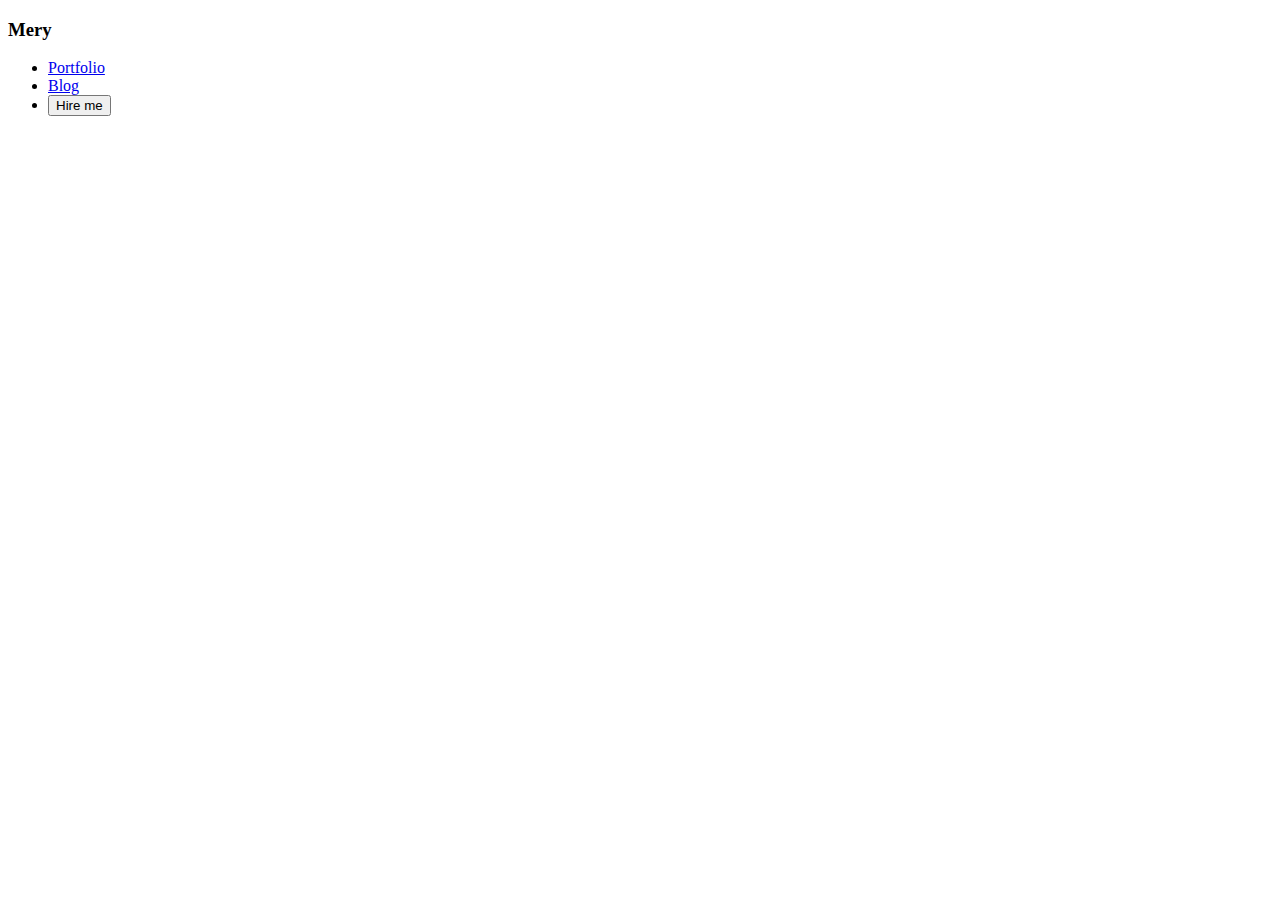
<file: banner-sec.html>
<!DOCTYPE html>
<html lang="en">
<head>
    <meta charset="UTF-8">
    <meta name="viewport" content="width=device-width, initial-scale=1.0">
    <title>Document</title>
    <style>
     
.btn-primary{
background-color:#FD6E0A ;
}
    </style>
</head>
<body>
    <header>
        <nav>
            <h3>Me<span>r</span>y</h3>
            <ul>
                <li><a href="#">Portfolio</a></li>
                <li><a href="#">Blog</a></li>
                 <li><button>Hire me</button></li>
            </ul>
        </nav>
    </header>
</body>
</html>
</file>
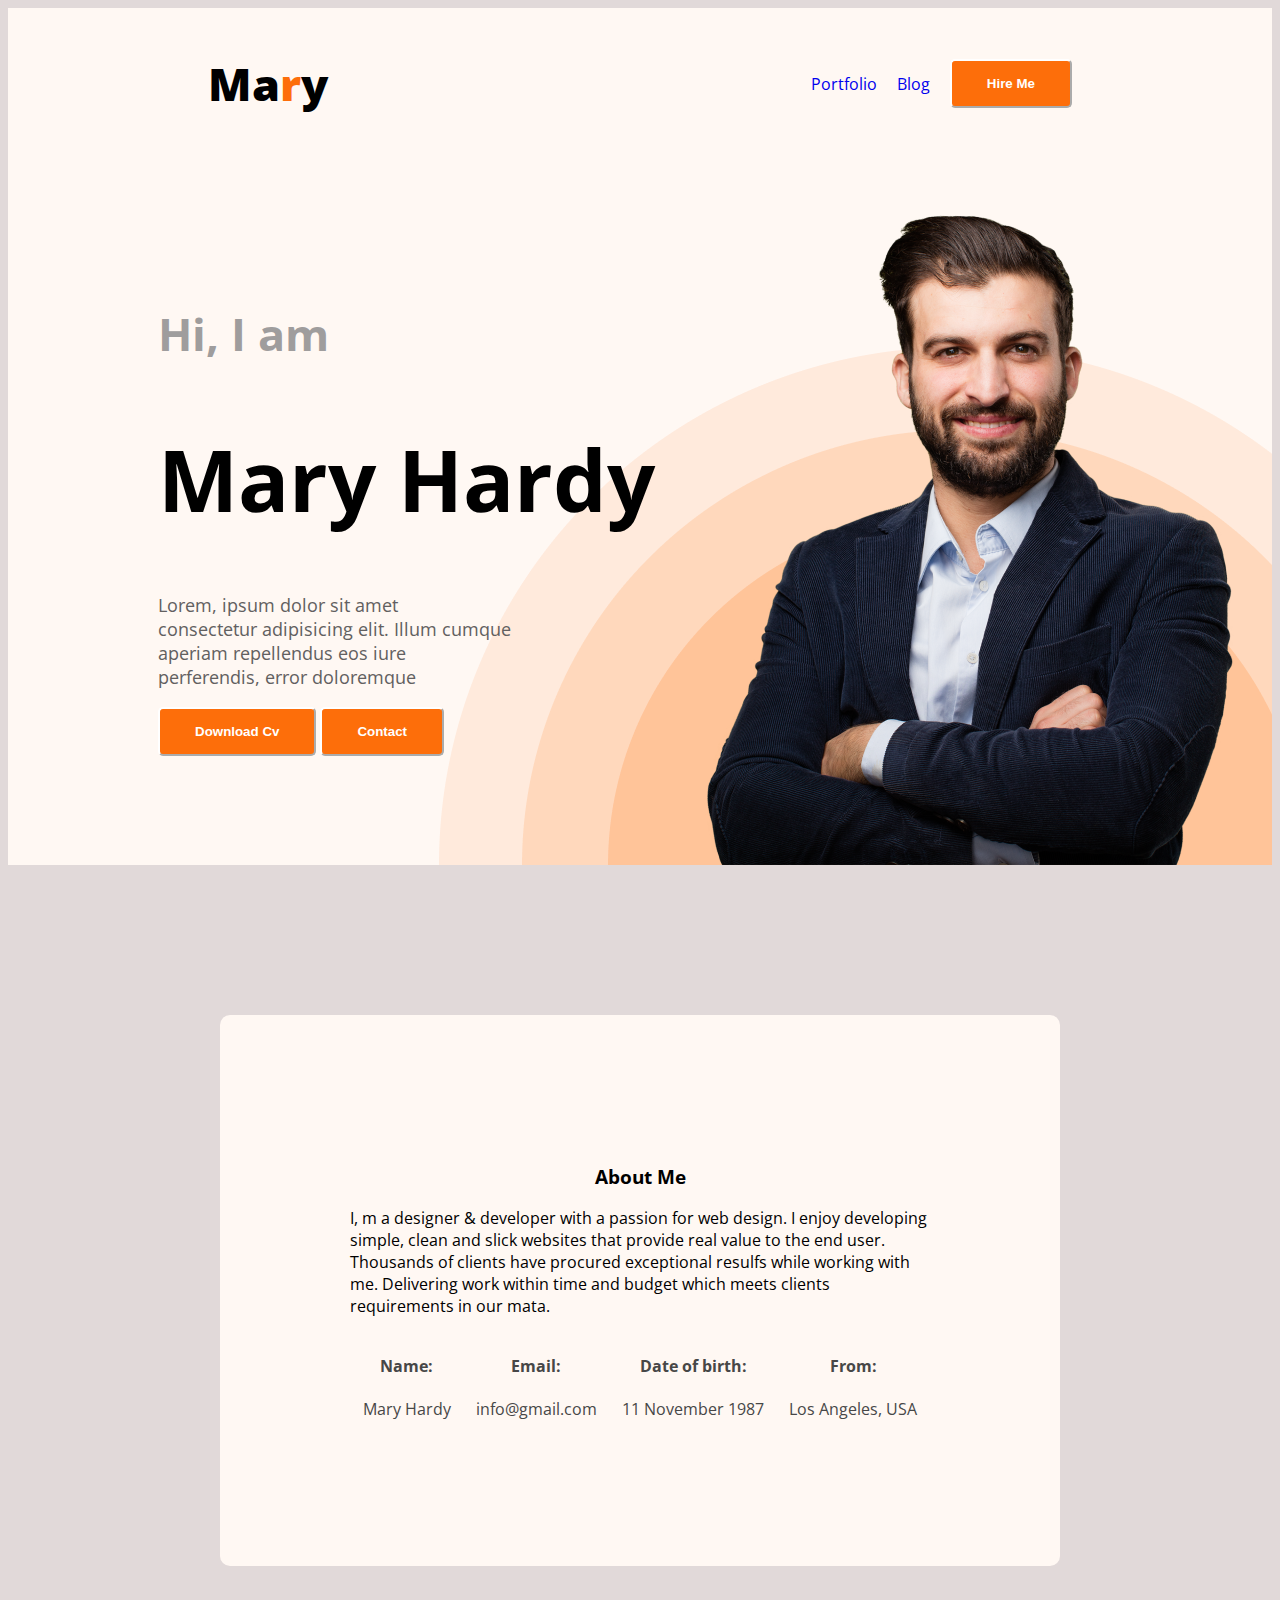
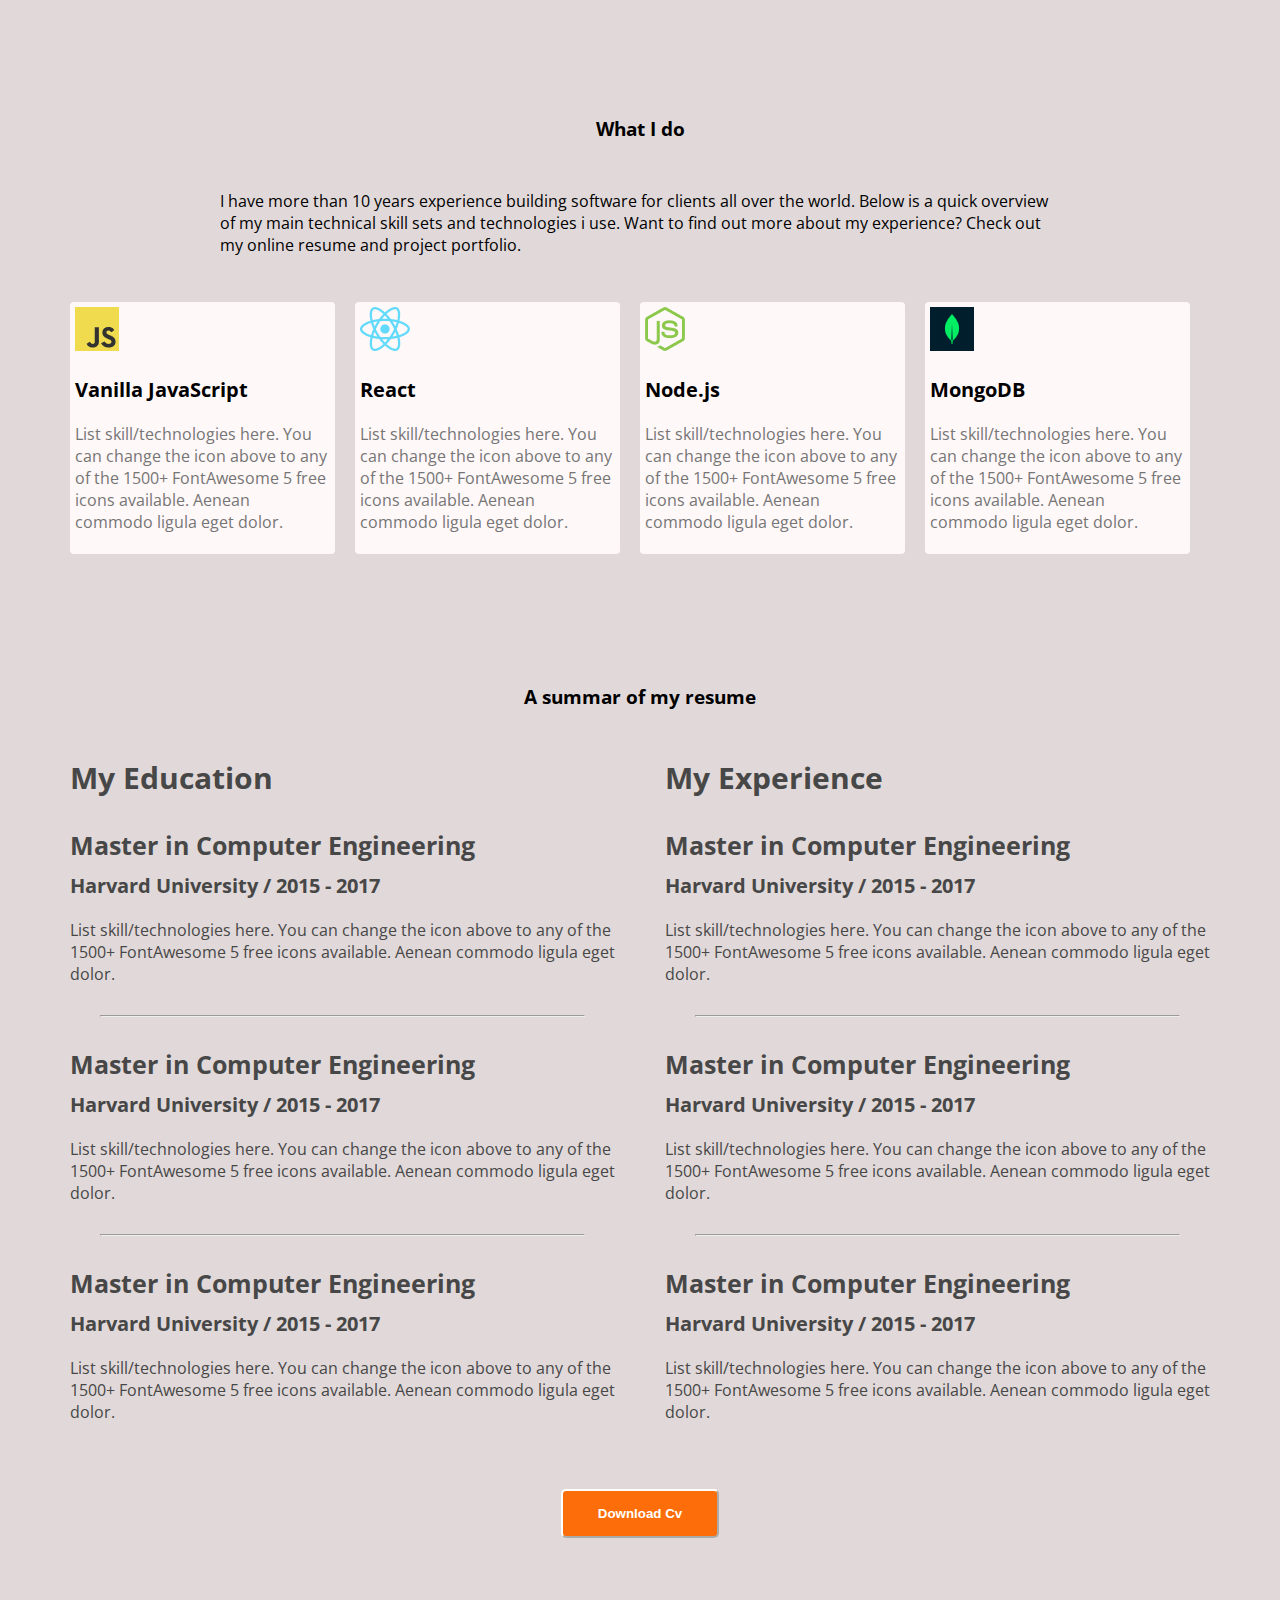
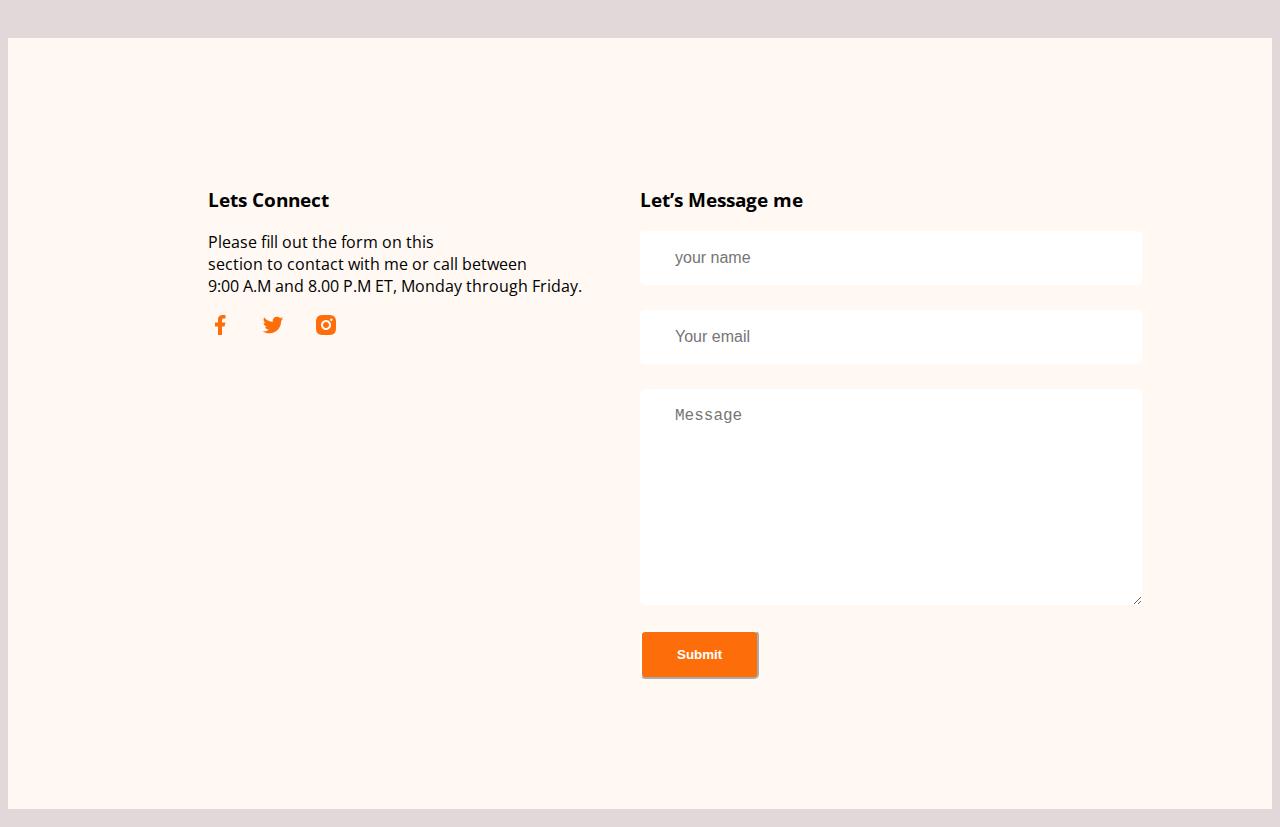
<file: index2.html>
<!DOCTYPE html>
<html lang="en">
<head>
    <meta charset="UTF-8">
    <meta name="viewport" content="width=, initial-scale=1.0">
    <title>Mary's Portfolio</title>

    <link rel="preconnect" href="https://fonts.googleapis.com">
<link rel="preconnect" href="https://fonts.gstatic.com" crossorigin>
<link href="https://fonts.googleapis.com/css2?family=Open+Sans:ital,wght@0,400;0,800;1,700&display=swap" rel="stylesheet">
    <link rel="stylesheet" href="index2.css">
</head>
<body>
    <header class="header">
<nav>
    <h3 class="nav-title">Ma<span class="text-primary">r</span>y</h3>
    <ul>
        <li><a href="#">Portfolio</a></li>
        <li><a href="#">Blog</a></li>
       <li><button class="btn-primary">Hire Me</button></li> 
    </ul>
</nav>
<div class="banner">
    <div class="banner-content">
        <h3 class="banner-greeting">Hi, I am</h3>
        <h1 class="banner-title">Mary Hardy</h1>
        <p class="banner-description">Lorem, ipsum dolor sit amet <br> consectetur adipisicing elit. Illum cumque <br>aperiam repellendus eos iure <br> perferendis, error doloremque  </p>

        <button class="btn-primary">Download Cv</button>
        <button class="btn-primary">Contact</button>
    </div>
    <img class="profile-picture" src="./images/hardy.png" alt="">
</div>

    </header>

    <main>
<section class="about">
    <h3 class="section-title">About Me</h3>
    <p class="section-description">I, m a designer & developer with a passion for web design. I enjoy developing simple, clean and slick websites that provide real value to the end user. Thousands of clients have procured exceptional resulfs while working with me. Delivering work within time and budget which meets clients requirements in our mata.</p>
    <div class="about-info-container">
        <div class="about-info">
            <h4 class="info-title">Name:
               </h4>
            <p class="info-description"> Mary Hardy </p>
        </div>
        <div class="about-info">
            <h4 class="info-title">Email:
                </h4>
            <p class="info-description">info@gmail.com</p>
        </div>
        <div class="about-info">
            <h4 class="info-title">Date of birth:
                </h4>
            <p class="info-description">11 November 1987</p>
        </div>
        <div class="about-info">
            <h4 class="info-title">From:
              </h4>
            <p class="info-description">  Los Angeles, USA</p>
        </div>
    </div>
</section>

<!-- what I do section  -->
<h3 class="section-title">What I do</h3>
<p id="what-i-do-description" class="section-description">
    I have more than 10 years experience building software for clients all over the world. Below is a quick overview of my main technical skill sets and technologies i use. Want to find out more about my experience? Check out my online resume and project portfolio.
</p>
<div class="skills-container ">
    <div class="skill">
        <img src="./images/icons/js.png" alt="">
        <h3 class="skill-title">Vanilla JavaScript</h3>
        <p class="skill-description">List skill/technologies here. You can change the icon above to any of the 1500+ FontAwesome 5 free icons available. Aenean commodo ligula eget dolor.</p>
    </div>
    <div class="skill">
        <img src="./images/icons/react.png" alt="">
        <h3 class="skill-title">React</h3>
        <p class="skill-description">List skill/technologies here. You can change the icon above to any of the 1500+ FontAwesome 5 free icons available. Aenean commodo ligula eget dolor.</p>
    </div>
    <div class="skill">
        <img src="./images/icons/nodejs.png" alt="">
        <h3 class="skill-title">Node.js</h3>
        <p class="skill-description">List skill/technologies here. You can change the icon above to any of the 1500+ FontAwesome 5 free icons available. Aenean commodo ligula eget dolor.</p>
    </div>
    <div class="skill">
        <img src="./images/icons/mongo.png" alt="">
        <h3 class="skill-title">MongoDB</h3>
        <p class="skill-description">List skill/technologies here. You can change the icon above to any of the 1500+ FontAwesome 5 free icons available. Aenean commodo ligula eget dolor.</p>
    </div>
</div>

<!-- resume section  -->
<section class="">
    <h3 class="section-title">
        A summar of my resume</h3>
        <div class="resume-container">
            <div class="resume-column">
                <h3 class="resume-column-title">My Education</h3>
                <div class="resume-item">
                    <h2 class="resume-item-title">Master in Computer Engineering</h2>
                    <h3 class="resume-item-institute">Harvard University / 2015 - 2017</h3>
                    <p class="resume-item-description">List skill/technologies here. You can change the icon above 
                        to any of the 1500+ FontAwesome 5 free icons available. Aenean commodo ligula eget dolor.</p>
                </div>
                <hr>
                <div class="resume-item">
                    <h2 class="resume-item-title">Master in Computer Engineering</h2>
                    <h3 class="resume-item-institute">Harvard University / 2015 - 2017</h3>
                    <p class="resume-item-description">List skill/technologies here. You can change the icon above 
                        to any of the 1500+ FontAwesome 5 free icons available. Aenean commodo ligula eget dolor.</p>
                </div>
                <hr>
                <div class="resume-item">
                    <h2 class="resume-item-title">Master in Computer Engineering</h2>
                    <h3 class="resume-item-institute">Harvard University / 2015 - 2017</h3>
                    <p class="resume-item-description">List skill/technologies here. You can change the icon above 
                        to any of the 1500+ FontAwesome 5 free icons available. Aenean commodo ligula eget dolor.</p>
                </div>
               
            </div>

            <div class="resume-column">
                <h3 class="resume-column-title">My Experience</h3>

                <div class="resume-item">  
                    <h2 class="resume-item-title">Master in Computer Engineering</h2>
                    <h3 class="resume-item-institute">Harvard University / 2015 - 2017</h3>
                    <p class="resume-item-description">List skill/technologies here. You can change the icon above 
                        to any of the 1500+ FontAwesome 5 free icons available. Aenean commodo ligula eget dolor.</p>
                </div>
                <hr>
                <div class="resume-item">  
                    <h2 class="resume-item-title">Master in Computer Engineering</h2>
                    <h3 class="resume-item-institute">Harvard University / 2015 - 2017</h3>
                    <p class="resume-item-description">List skill/technologies here. You can change the icon above 
                        to any of the 1500+ FontAwesome 5 free icons available. Aenean commodo ligula eget dolor.</p>
                </div>
                <hr>
                <div class="resume-item">  
                    <h2 class="resume-item-title">Master in Computer Engineering</h2>
                    <h3 class="resume-item-institute">Harvard University / 2015 - 2017</h3>
                    <p class="resume-item-description">List skill/technologies here. You can change the icon above 
                        to any of the 1500+ FontAwesome 5 free icons available. Aenean commodo ligula eget dolor.</p>
                </div>
                
               
                </div> 
            </div>
        </div>
        <div class="download-cv">
            <button class="btn-primary">Download Cv</button>
        </div>
      
</section>
    </main>

    <footer class="">
    <div class="footer-column">
        <h3 class="footer-column-title">Lets Connect</h3>
        <p class="footer-column-description">
            Please fill out the form on this <br>section to contact with me or call between <br> 9:00 A.M and 8.00 P.M ET, Monday through Friday.
        </p>
        <div class="social-links">
            <a href=""><img src="./images/icons/facebook.png" alt=""></a>
            <a href=""><img src="./images/icons/twitter.png" alt=""></a>
            <a href=""><img src="./images/icons/insta.png" alt=""></a>
        </div>
        </div>
        
        
        <div class="footer-column">
            <h3 class="footer-column-title">Let’s Message me</h3>
            <form class="contact" action="#">
                <input type="text" placeholder="your name"> 
                <input type="email" required placeholder="Your email"> 
                <textarea name="text" id="text area" cols="30" rows="10" placeholder="Message"></textarea> 
                <button class="btn-primary" type="submit">Submit</button>
            </form>
        </div>
        </div>
 
    </footer>
</body>
</html>
</file>
<file: index2.css>
/* shared styles */
body{
    font-family: 'Open Sans', sans-serif;
    background-color: #e1d9d9;
}
/* Nav related styles */
nav{
    display: flex;
    justify-content: space-between;
    margin: 0px 200px;
}

.nav-title{
     color: black;
font-size: 45px;
font-weight: 800;
}

.text-primary{
    color: #FD6E0A;

}

.btn-primary{
 background-color: #FD6E0A;
 border-radius: 5px;
 padding: 15px 35px;
 color: white;
 font-weight: 800;
 border-color: white;

}

nav>ul{
    display: flex;
    align-items: center;
}
nav li{
    list-style: none;
}
nav a{
    text-decoration: none;
    margin-right: 20px;
}

/* header related style  */
.header{
    background-color: #FFF8F3;
    background-image: url(./images/header_bg.png);
    background-repeat: no-repeat;
    background-position: bottom right;
}
.banner{
    padding: 30px 30px 0px 150px;
    display: flex;
    align-items: center;
    justify-content: space-between;
    

}
.banner-content{
    max-width: 500px;
}
.banner-title{
    font-size: 85px;
    font-weight: 700;
}
.banner-greeting{
    font-size: 45px;
    color: #9f9d9d;
    margin-bottom: 0;
    margin-top: 5px;
}
.banner-description{
    font-size: 18px;
    color: hsl(0, 1%, 38%);
    font-weight: 400px;
    
}

/* main section styles  */
main{
    max-width: 1140px;
    margin: 0 auto;
}
.about-info-container{

}
main section{
    margin-top: 130px;

}
/* about section styles  */
.about{
    padding: 130px;
    border-radius: 10px;
    background: #FFF8F3;
    margin: 150px 150px 150px 150px;
}
.section-title{
    text-align: center;
}
.about-info-container{
    display: flex;
    justify-content: space-around;
}
.about-info{
    text-align: center;
}
.info-title{
    color: #474747;
    
}
.info-description{
    color: #474747;
    
  
}

#what-i-do-description{
    padding: 30px 150px;
}

/* what i do section  */
.skills-container{
    display: flex;
    justify-content: center;
 padding: 90px -10px 0px 0;
 margin-bottom: 50px;

}
.skill-title{
   font-weight: 700;
   font-size: 20px;
}
.skill{
    /* border: 1px solid #fefafa; */
    margin-right: 20px;
    
     background-color: #fff8f8;
     border-radius: 4px;
     padding: 5px 5px;
 
}
.skill-description{
    color: #757575;
}

/*....... resume container ............ */
.resume-container{
display: flex;
gap: 50px;
}
.resume-column{
    
}
.resume-column-title{
    color: #474747;
    font-size: 30px;
    font-weight: 700;
    
}
.resume-item{

}
.resume-item-title{
font-size: 25px;
color:#474747 ;
margin-bottom: 10px;
}
.resume-item-institute{
color: #474747;
font-size: 20px;
margin-bottom: 20px;
margin-top: 0;
}
.resume-item-description{
font-size: 16px;
color:#474747;
}
.resume-container hr{
    margin: 30px;
}
.download-cv{
    text-align: center;
    margin-top: 50px;
    margin-bottom: 100px;
}

/* ...........footer style ....................... */
footer{
    display: flex;
  justify-content: space-around;
  background-color: #FFF8F3;
  padding: 130px 200px;
 
 
}
.footer-column{
 width: 50%;
}
.footer-column-title{

}
.footer-column-description{

}
.social-links a{
margin-right: 25px;
}
.contact input, textarea{
    display: block;
    margin-bottom: 25px;
    padding: 18px 35px;
    font-size: 16px;
    color: #757575;
    border-radius: 5px;
    background-color: #fff;
    border: 0;
    width: 100%;
}

/*--------------------- responsive styles ------------------ */
/* ------------display hide --------- */
.hide{
    display: none;
}
/* ------------for mobile device---------- */
@media  screen and (max-width:576px) {
    .header{
        background-image: none;
       
    }
    .banner{
        flex-direction: column;
    }
    nav> ul {
            flex-direction: column;
    }
    .banner .profile-picture{
        width: 100%;
       
    }
  .header, .skills-container, .resume-container{
        flex-direction:column;
        gap: 10px;
    }
    nav>ul footer, nav ,.about, .about-info-container {
        flex-direction:column;
     padding: 10px;
    }
    .footer-column{
        width: 50%;
       }
       footer{
        flex-direction: column;
       }
}
 
@media screen and (min-width:576px) and (max-width:960px) {
    .skills-container, .resume-container{
        flex-direction:column;
        gap: 10px;
    }
    footer, .about, .about-info-container {
        flex-direction:column;
     padding: 10px;
    }
    .footer-column{
        width: 50%;
       }
}
}
</file>
